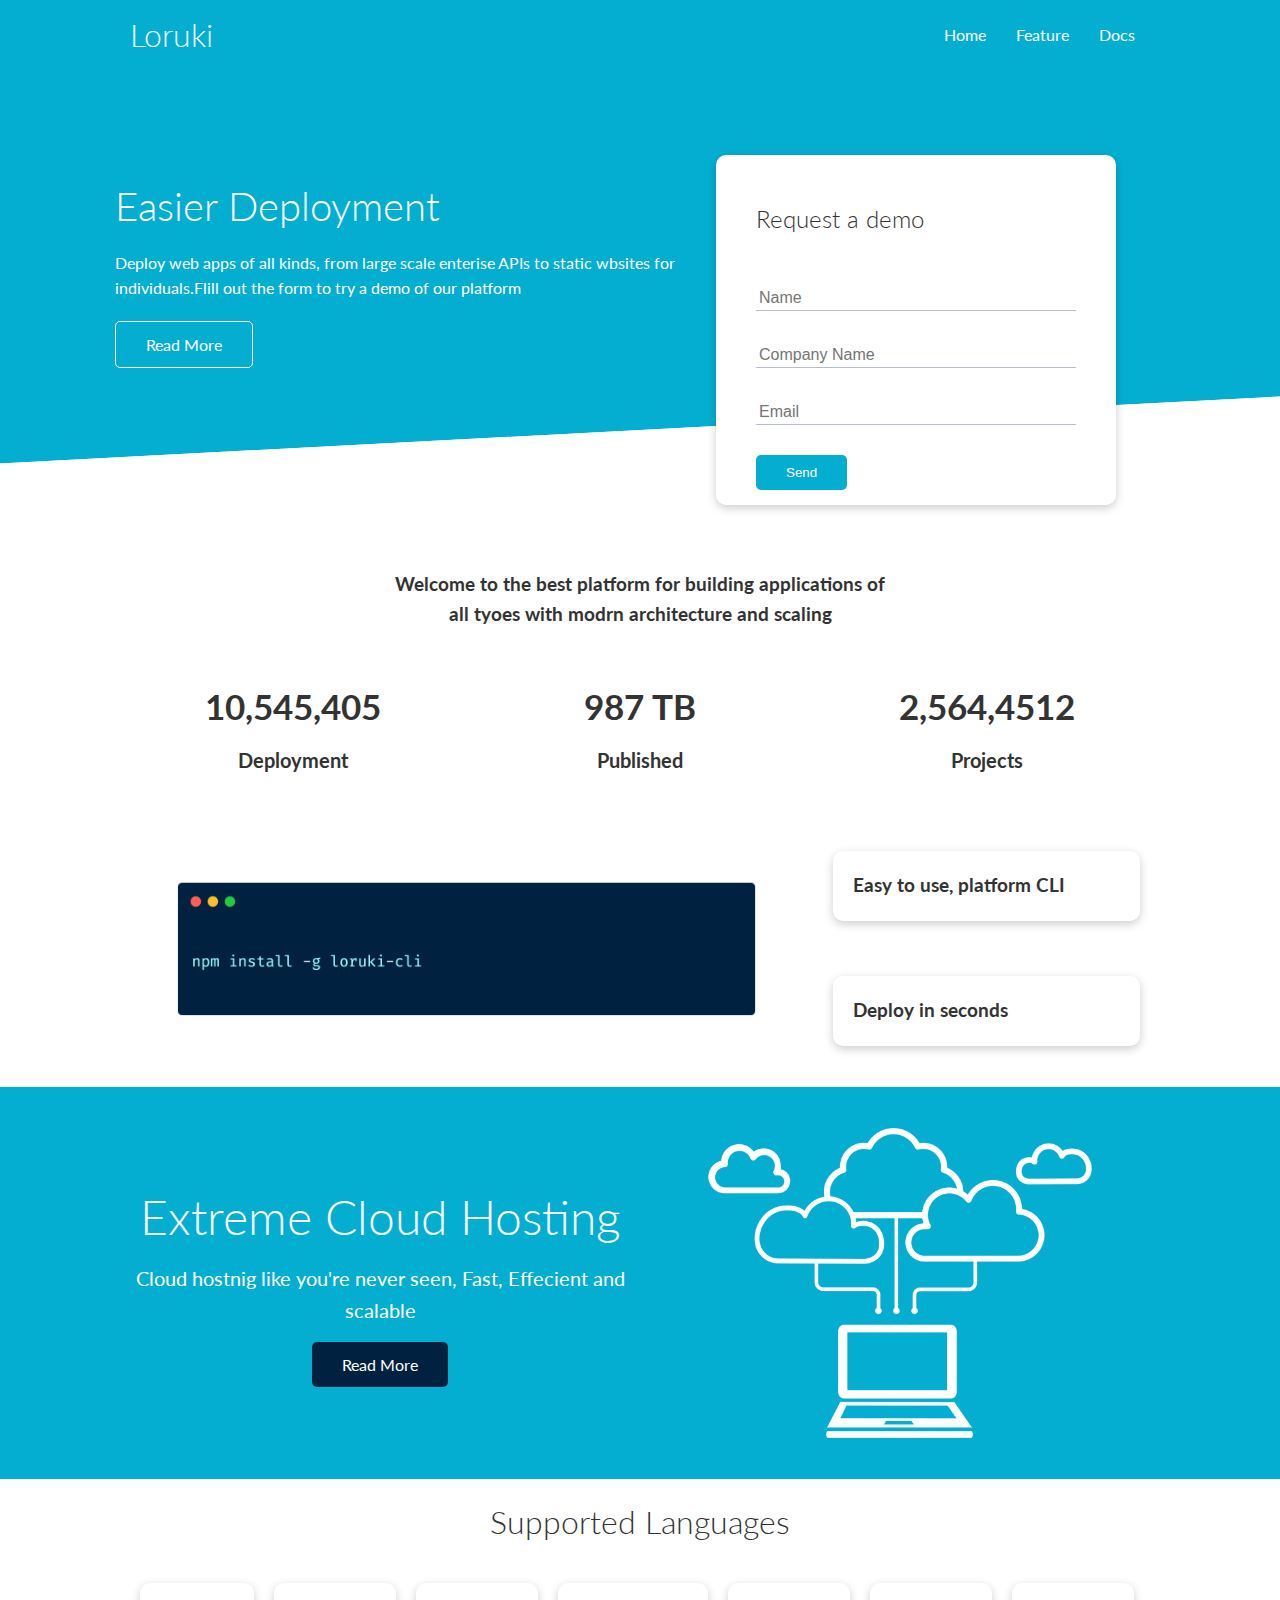
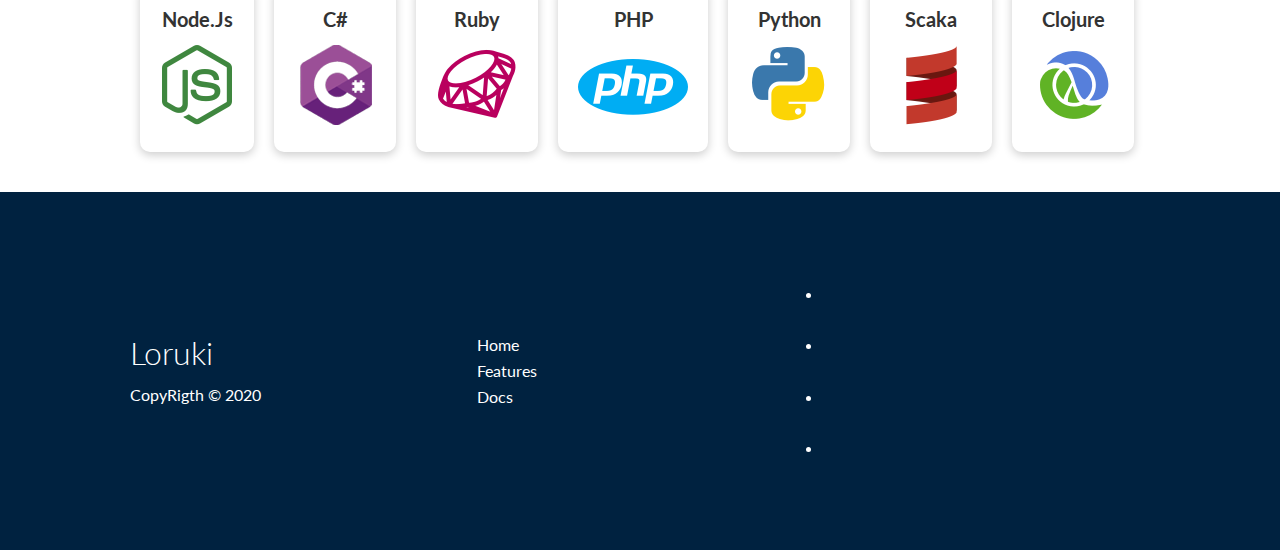
<file: index.html>
<!DOCTYPE html>
<html lang="en">

<head>
    <meta charset="UTF-8">
    <meta name="viewport" content="width=device-width, initial-scale=1.0">
    <link rel="stylesheet" href="https://cdnjs.cloudflare.com/ajax/libs/font-awesome/5.15.1/css/all.min.css" integrity="sha512-+4zCK9k+qNFUR5X+cKL9EIR+ZOhtIloNl9GIKS57V1MyNsYpYcUrUeQc9vNfzsWfV28IaLL3i96P9sdNyeRssA==" crossorigin="anonymous" />
    <link rel="stylesheet" href="css/utilities.css">
    <link href="https://fonts.googleapis.com/css2?family=Lato:wght@300&display=swap" rel="stylesheet">
    <link rel="stylesheet" href="css/style.css">
    <title>Loruki | Cloud Hosting For Everyone</title>
</head>

<body>
    <!-- Navbar -->
    <div class="navbar">
        <div class="container flex">
            <h1 class="logo">Loruki</h1>
            <nav>
                <ul>
                    <li><a href="index.html">Home</a></li>
                    <li><a href="feature.html">Feature</a></li>
                    <li><a href="docs.html">Docs</a></li>
                </ul>
            </nav>
        </div>
    </div>
    <!-- Showcase -->
    <section class="showcase">
        <div class="container grid">
            <div class="showcase-text">
                <h1>Easier Deployment</h1>
                <p>Deploy web apps of all kinds, from large scale enterise APIs to static wbsites for individuals.Flill out the form to try a demo of our platform</p>
                <a href="feature.html" class="btn btn-outline">Read More</a>
            </div>
            <div class="showcase-form card">
                <h2>Request a demo</h2>
                <form name="contact" method="POST" data-netlify="true" netlify-honeypot="bot-field">
                    <input type="hidden" name="form-name" value="contact">
                    <p class="hidden">
                        <label>Don’t fill this out if you're human: <input name="bot-field" /></label>
                    </p>
                    <div class="form-control">
                        <input type="text" name="name" id="" placeholder="Name" required>
                    </div>
                    <div class="form-control">
                        <input type="text" name="Company name" id="" placeholder="Company Name" required>
                    </div>
                    <div class="form-control">
                        <input type="email" name="email" id="" placeholder="Email" required>
                    </div>
                    <input type="submit" value="Send" class="btn btn-primary">
                </form>
            </div>
        </div>
    </section>

    <!-- Stats -->
    <section class="stats">
        <div class="container">
            <h3 class="stats-heading text-center my-1">
                Welcome to the best platform for building applications of all tyoes with modrn architecture and scaling
            </h3>
            <div class="grid grid-3 text-center my-4">
                <div>
                    <i class="fas fa-server fa-3x"></i>
                    <h3>10,545,405</h3>
                    <p class="text-seconday">Deployment</p>
                </div>
                <div>
                    <i class="fas fa-upload fa-3x"></i>
                    <h3>987 TB</h3>
                    <p class="text-seconday">Published</p>
                </div>
                <div>
                    <i class="fas fa-project-diagram fa-3x"></i>
                    <h3>2,564,4512</h3>
                    <p class="text-seconday">Projects</p>
                </div>
            </div>
        </div>
    </section>
    <!-- CLI -->
    <section class="cli">
        <div class="container grid">
            <img src="images/cli.png" alt="Cli images">
            <div class="card">
                <h3>Easy to use, platform CLI</h3>
            </div>
            <div class="card">
                <h3>Deploy in seconds</h3>
            </div>
        </div>
    </section>

    <!-- Cloud -->
    <section class="cloud bg-primary my-2 py-2">
        <div class="container grid">
            <div class="text-center">
                <h2 class="lg">Extreme Cloud Hosting</h2>
                <p class="lead my-1">Cloud hostnig like you're never seen, Fast, Effecient and scalable</p>
                <a href="feature.html" class="btn btn-dark">Read More</a>
            </div>
            <img src="images/cloud.png" alt="">
        </div>
    </section>

    <!-- languages -->
    <section class="languages">
        <h2 class="md text-center my-2">Supported Languages</h2>
        <div class="container flex">
            <div class="card">
                <h4>Node.Js</h4>
                <img src="images/logos/node.png" alt="nodejs logo">
            </div>
            <div class="card">
                <h4>C#</h4>
                <img src="images/logos/csharp.png" alt="csharp logo">
            </div>
            <div class="card">
                <h4>Ruby</h4>
                <img src="images/logos/ruby.png" alt="Ruby logo">
            </div>
            <div class="card">
                <h4>PHP</h4>
                <img src="images/logos/php.png" alt="PHP logo">
            </div>
            <div class="card">
                <h4>Python</h4>
                <img src="images/logos/python.png" alt="python logo">
            </div>
            <div class="card">
                <h4>Scaka</h4>
                <img src="images/logos/scala.png" alt="scala logo">
            </div>
            <div class="card">
                <h4>Clojure</h4>
                <img src="images/logos/clojure.png" alt="clojure logo">
            </div>
        </div>
    </section>
    <!-- Footer -->
    <footer class="footer bg-dark py-5">
        <div class="container grid grid-3">
            <div>
                <h1>Loruki</h1>
                <p>CopyRigth &copy; 2020</p>
            </div>
            <nav>
                <ul>
                    <li><a href="index.html">Home</a></li>
                    <li><a href="feature.html">Features</a></li>
                    <li><a href="docs.html">Docs</a></li>
                </ul>
            </nav>
            <div class="social">
                <a href="#">
                    <li class="fab fa-github fa-2x"></li>
                </a>
                <a href="#">
                    <li class="fab fa-facebook fa-2x"></li>
                </a>
                <a href="#">
                    <li class="fab fa-instagram fa-2x"></li>
                </a>
                <a href="#">
                    <li class="fab fa-linkedin fa-2x"></li>
                </a>
            </div>
        </div>
    </footer>
</body>

</html>
</file>
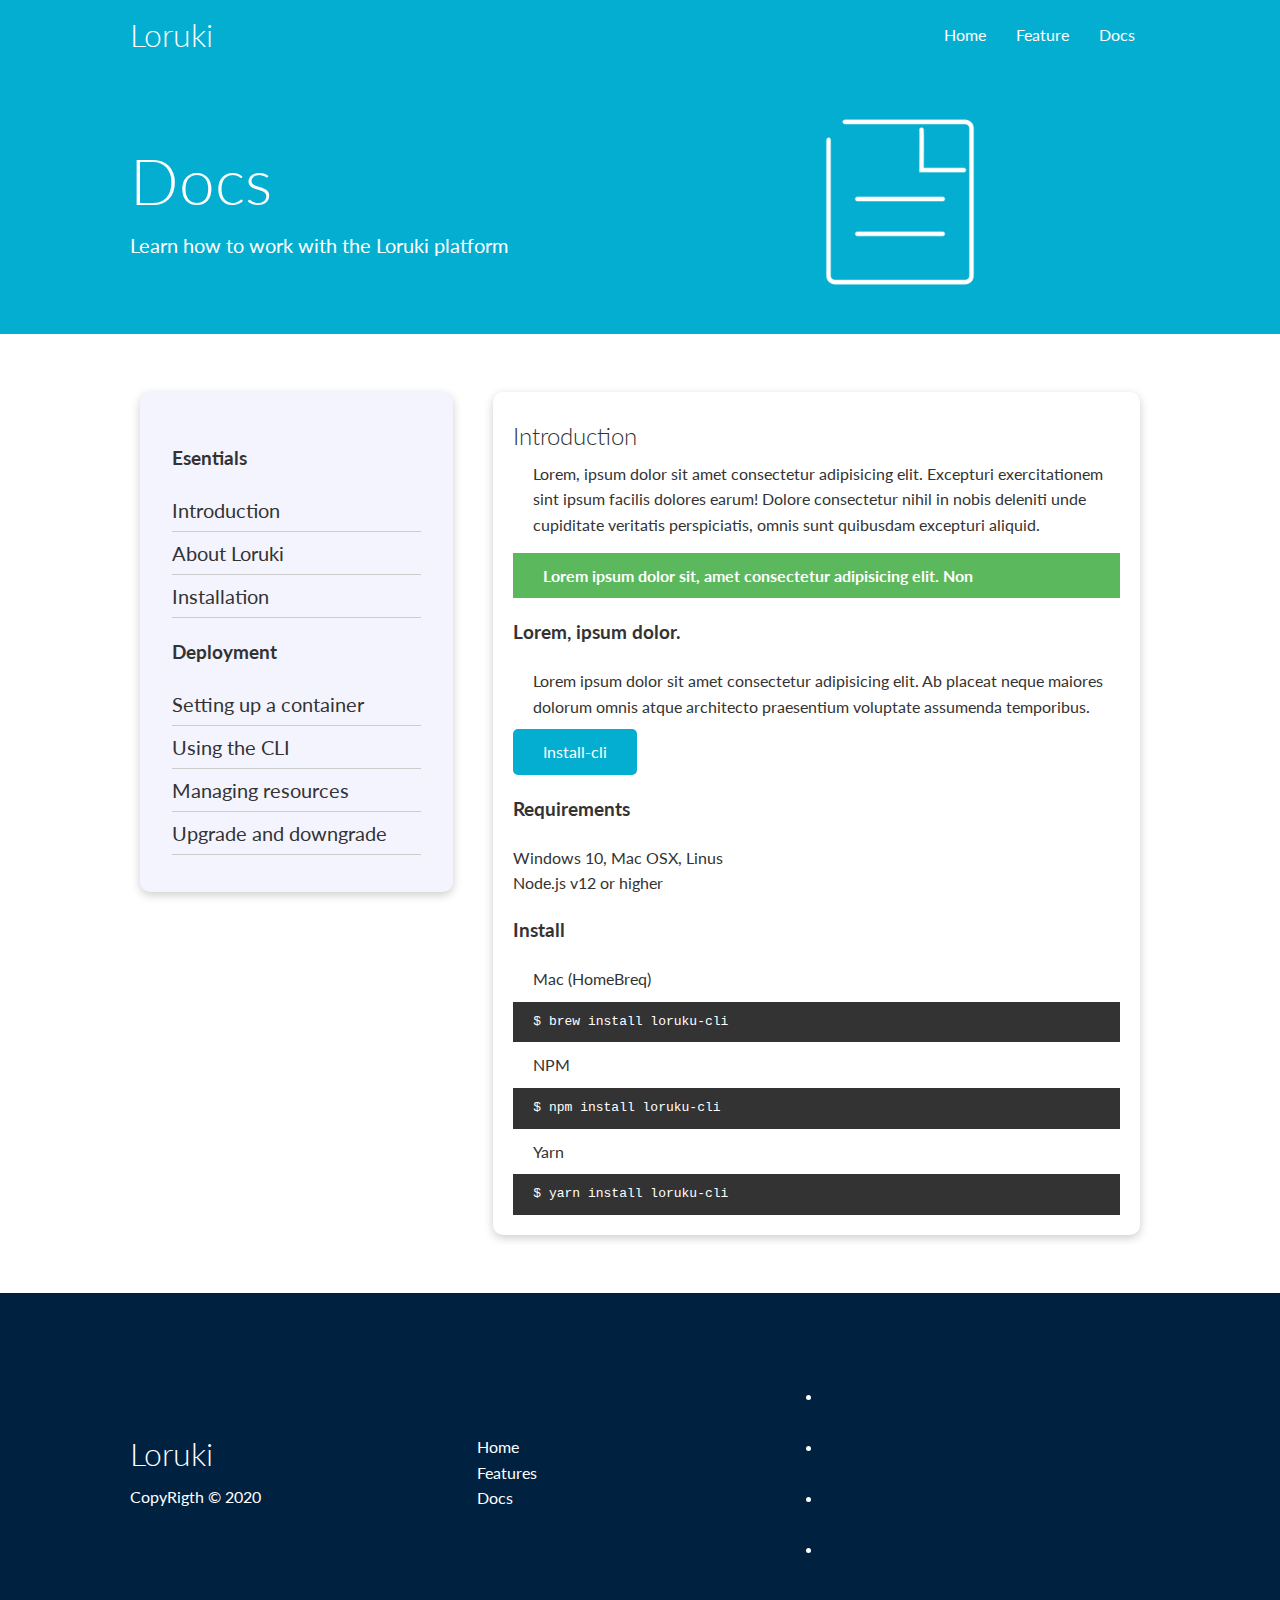
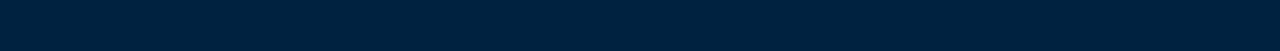
<file: docs.html>
<!DOCTYPE html>
<html lang="en">

<head>
    <meta charset="UTF-8">
    <meta name="viewport" content="width=device-width, initial-scale=1.0">
    <link rel="stylesheet" href="https://cdnjs.cloudflare.com/ajax/libs/font-awesome/5.15.1/css/all.min.css" integrity="sha512-+4zCK9k+qNFUR5X+cKL9EIR+ZOhtIloNl9GIKS57V1MyNsYpYcUrUeQc9vNfzsWfV28IaLL3i96P9sdNyeRssA==" crossorigin="anonymous" />
    <link rel="stylesheet" href="css/utilities.css">
    <link href="https://fonts.googleapis.com/css2?family=Lato:wght@300&display=swap" rel="stylesheet">
    <link rel="stylesheet" href="css/style.css">
    <title>Loruki | Cloud Hosting For Everyone</title>
</head>

<body>
    <!-- Navbar -->
    <div class="navbar">
        <div class="container flex">
            <h1 class="logo">Loruki</h1>
            <nav>
                <ul>
                    <li><a href="index.html">Home</a></li>
                    <li><a href="feature.html">Feature</a></li>
                    <li><a href="docs.html">Docs</a></li>
                </ul>
            </nav>
        </div>
    </div>
    <!-- Docs -->
    <section class="docs-head bg-primary py-3">
        <div class="container grid">
            <div>
                <h1 class="xl">Docs</h1>
                <p class="lead">Learn how to work with the Loruki platform</p>
            </div>
            <img src="images/docs.png" alt="doct photo">
        </div>
    </section>

    <!-- Docs Main -->
    <section class="docs-main my-4">
        <div class="container grid">
            <div class="card bg-light p-3">
                <h3 class="my-2">Esentials</h3>
                <nav>
                    <ul>
                        <li><a href="#">Introduction</a></li>
                        <li><a href="#">About Loruki</a></li>
                        <li><a href="#">Installation</a></li>
                    </ul>
                </nav>
                <h3 class="my-2">Deployment</h3>
                <nav>
                    <ul>
                        <li><a href="#">Setting up a container</a></li>
                        <li><a href="#">Using the CLI</a></li>
                        <li><a href="#">Managing resources</a></li>
                        <li><a href="#">Upgrade and downgrade</a></li>
                    </ul>
                </nav>
            </div>
            <div class="card">
                <h2>Introduction</h2>
                <p>Lorem, ipsum dolor sit amet consectetur adipisicing elit. Excepturi exercitationem sint ipsum facilis dolores earum! Dolore consectetur nihil in nobis deleniti unde cupiditate veritatis perspiciatis, omnis sunt quibusdam excepturi aliquid.</p>
                <div class="alert alert-success">
                    <i class="fas fa-info"></i> Lorem ipsum dolor sit, amet consectetur adipisicing elit. Non
                </div>
                <h3>Lorem, ipsum dolor.</h3>
                <p>Lorem ipsum dolor sit amet consectetur adipisicing elit. Ab placeat neque maiores dolorum omnis atque architecto praesentium voluptate assumenda temporibus.</p>
                <a href="#" class="btn btn-primary">Install-cli</a>

                <h3>Requirements</h3>
                <ul>
                    <li>Windows 10, Mac OSX, Linus</li>
                    <li>Node.js v12 or higher</li>
                </ul>
                <h3>Install</h3>
                <p>Mac (HomeBreq)</p>
                <pre><code>$ brew install loruku-cli</code></pre>
                <p>NPM</p>
                <pre><code>$ npm install loruku-cli</code></pre>
                <p>Yarn</p>
                <pre><code>$ yarn install loruku-cli</code></pre>
            </div>
        </div>
    </section>




    <!-- Footer -->
    <footer class="footer bg-dark py-5">
        <div class="container grid grid-3">
            <div>
                <h1>Loruki</h1>
                <p>CopyRigth &copy; 2020</p>
            </div>
            <nav>
                <ul>
                    <li><a href="index.html">Home</a></li>
                    <li><a href="feature.html">Features</a></li>
                    <li><a href="docs.html">Docs</a></li>
                </ul>
            </nav>
            <div class="social">
                <a href="#">
                    <li class="fab fa-github fa-2x"></li>
                </a>
                <a href="#">
                    <li class="fab fa-facebook fa-2x"></li>
                </a>
                <a href="#">
                    <li class="fab fa-instagram fa-2x"></li>
                </a>
                <a href="#">
                    <li class="fab fa-linkedin fa-2x"></li>
                </a>
            </div>
        </div>
    </footer>
</body>

</html>
</file>
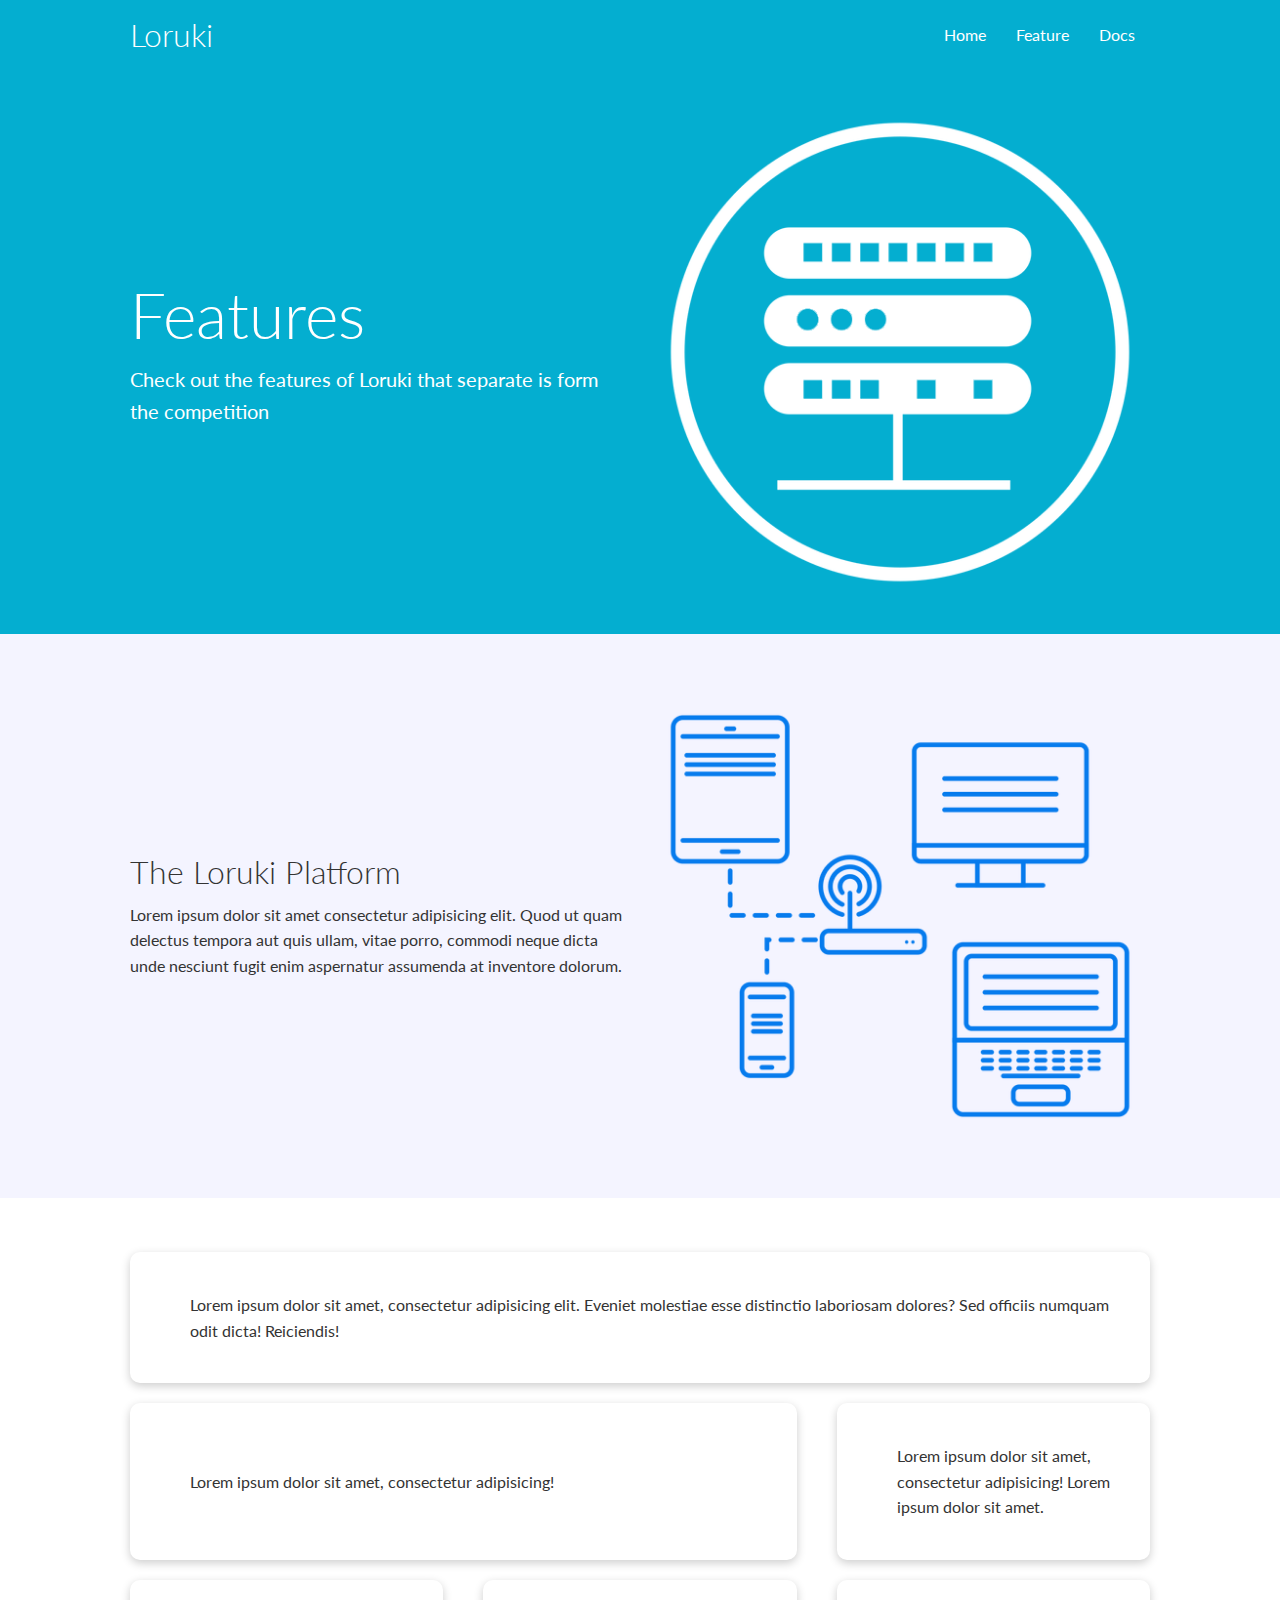
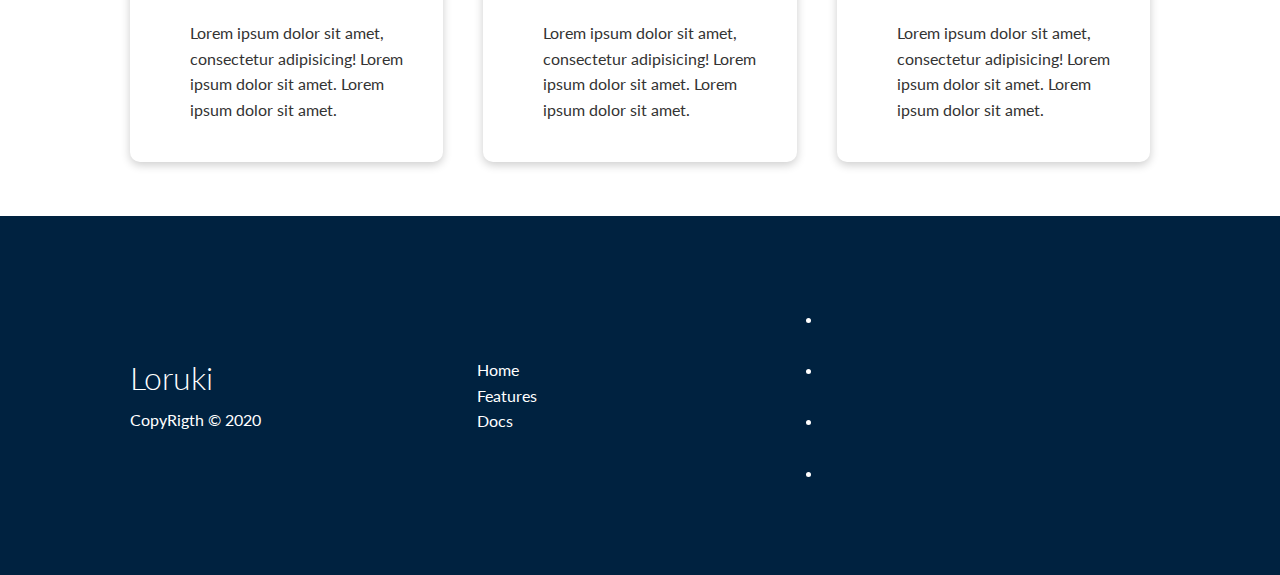
<file: feature.html>
<!DOCTYPE html>
<html lang="en">

<head>
    <meta charset="UTF-8">
    <meta name="viewport" content="width=device-width, initial-scale=1.0">
    <link rel="stylesheet" href="https://cdnjs.cloudflare.com/ajax/libs/font-awesome/5.15.1/css/all.min.css" integrity="sha512-+4zCK9k+qNFUR5X+cKL9EIR+ZOhtIloNl9GIKS57V1MyNsYpYcUrUeQc9vNfzsWfV28IaLL3i96P9sdNyeRssA==" crossorigin="anonymous" />
    <link rel="stylesheet" href="css/utilities.css">
    <link href="https://fonts.googleapis.com/css2?family=Lato:wght@300&display=swap" rel="stylesheet">
    <link rel="stylesheet" href="css/style.css">
    <title>Loruki | Cloud Hosting For Everyone</title>
</head>

<body>
    <!-- Navbar -->
    <div class="navbar">
        <div class="container flex">
            <h1 class="logo">Loruki</h1>
            <nav>
                <ul>
                    <li><a href="index.html">Home</a></li>
                    <li><a href="feature.html">Feature</a></li>
                    <li><a href="docs.html">Docs</a></li>
                </ul>
            </nav>
        </div>
    </div>
    <!-- Head -->
    <section class="features-head bg-primary py-3">
        <div class="container grid">
            <div>
                <h1 class="xl">Features</h1>
                <p class="lead">Check out the features of Loruki that separate is form the competition</p>
            </div>
            <img src="images/server.png" alt="">
        </div>
    </section>

    <!-- Sub head -->
    <section class="features-sub-head bg-light py-3">
        <div class="container grid">
            <div>
                <h1 class="md">The Loruki Platform</h1>
                <p>Lorem ipsum dolor sit amet consectetur adipisicing elit. Quod ut quam delectus tempora aut quis ullam, vitae porro, commodi neque dicta unde nesciunt fugit enim aspernatur assumenda at inventore dolorum.</p>
            </div>
            <img src="images/server2.png" alt="">
        </div>
    </section>

    <!-- Feature main -->
    <section class="freatures-main my-2">
        <div class="container grid grid-3">
            <div class="card flex">
                <i class="fas fa-server fa-3x"></i>
                <p>Lorem ipsum dolor sit amet, consectetur adipisicing elit. Eveniet molestiae esse distinctio laboriosam dolores? Sed officiis numquam odit dicta! Reiciendis!</p>
            </div>
            <div class="card flex">
                <i class="fas fa-database fa-3x"></i>
                <p>Lorem ipsum dolor sit amet, consectetur adipisicing!</p>
            </div>
            <div class="card flex">
                <i class="fas fa-power-off
                 fa-3x"></i>
                <p>Lorem ipsum dolor sit amet, consectetur adipisicing! Lorem ipsum dolor sit amet.</p>
            </div>
            <div class="card flex">
                <i class="fas fa-laptop-code
                 fa-3x"></i>
                <p>Lorem ipsum dolor sit amet, consectetur adipisicing! Lorem ipsum dolor sit amet. Lorem ipsum dolor sit amet.</p>
            </div>
            <div class="card flex">
                <i class="fas fa-notes-medical
                 fa-3x"></i>
                <p>Lorem ipsum dolor sit amet, consectetur adipisicing! Lorem ipsum dolor sit amet. Lorem ipsum dolor sit amet.</p>
            </div>
            <div class="card flex">
                <i class="fas fa-link
                 fa-3x"></i>
                <p>Lorem ipsum dolor sit amet, consectetur adipisicing! Lorem ipsum dolor sit amet. Lorem ipsum dolor sit amet.</p>
            </div>
        </div>
    </section>

    <!-- Footer -->
    <footer class="footer bg-dark py-5">
        <div class="container grid grid-3">
            <div>
                <h1>Loruki</h1>
                <p>CopyRigth &copy; 2020</p>
            </div>
            <nav>
                <ul>
                    <li><a href="index.html">Home</a></li>
                    <li><a href="feature.html">Features</a></li>
                    <li><a href="docs.html">Docs</a></li>
                </ul>
            </nav>
            <div class="social">
                <a href="#">
                    <li class="fab fa-github fa-2x"></li>
                </a>
                <a href="#">
                    <li class="fab fa-facebook fa-2x"></li>
                </a>
                <a href="#">
                    <li class="fab fa-instagram fa-2x"></li>
                </a>
                <a href="#">
                    <li class="fab fa-linkedin fa-2x"></li>
                </a>
            </div>
        </div>
    </footer>
</body>

</html>
</file>
<file: css/utilities.css>
/* === utlities === */

.container {
    max-width: 1100px;
    margin: 0 auto;
    overflow: auto;
    padding: 0 40px;
}

.card {
    background-color: #fff;
    color: #333;
    border-radius: 10px;
    box-shadow: 0 3px 10px rgba(0, 0, 0, .2);
    padding: 20px;
    margin: 10px;
}

.card p {
    padding-left: 20px;
}

.btn {
    display: inline-block;
    padding: 10px 30px;
    cursor: pointer;
    background: var(--primary-color);
    color: #fff;
    border: none;
    border-radius: 5px;
    transition: 0.3s;
}

.btn-outline {
    background-color: transparent;
    border: 1px solid #ffffff;
}

.btn:hover {
    transform: translate(5px);
}


/* background and colored buttons */

.btn-primary,
.bg-primary {
    background-color: var(--primary-color);
    color: #ffffff;
}

.btn-secondry,
.bg-secondry {
    background-color: var(--secondry-color);
    color: #ffffff;
}

.btn-dark,
.bg-dark {
    background-color: var(--dark-color);
    color: #ffffff;
}

.btn-light,
.bg-light {
    background-color: var(--light-color);
    color: #333;
}

.btn-primary a,
.bg-primary a,
.btn-secondry a,
.bg-secondry a,
.btn-dark a,
.bg-dark a {
    color: #fff;
}


/* text sizes */

.lead {
    font-size: 20px;
}

.sm {
    font-size: 1rem;
}

.md {
    font-size: 2rem;
}

.lg {
    font-size: 3rem;
}

.xl {
    font-size: 4rem;
}

.text-center {
    text-align: center;
}

.flex {
    display: flex;
    justify-items: center;
    align-items: center;
    height: 100%;
}

.grid {
    display: grid;
    grid-template-columns: repeat(2, 1fr);
    gap: 20px;
    justify-content: center;
    align-items: center;
    height: 100%;
}

.grid-3 {
    grid-template-columns: repeat(3, 1fr);
}


/* alart */

.alert {
    background-color: var(--light-color);
    padding: 10px 20px;
    font-weight: bold;
    margin: 15px 0;
}

.alert i {
    margin-right: 10px;
}

.alert-success {
    background-color: var(--success-color);
    color: #fff;
}

.alert-error {
    background-color: var(--errer-color);
    color: #fff;
}


/* Margin */

.my-1 {
    margin: 1rem 0;
}

.my-2 {
    margin: 1.5rem 0;
}

.my-3 {
    margin: 2rem;
}

.my-4 {
    margin: 3rem 0;
}

.my-5 {
    margin: 4rem 0;
}

.m-1 {
    margin: 1rem;
}

.m-2 {
    margin: 1.5rem;
}

.m-3 {
    margin: 2rem;
}

.m-4 {
    margin: 3rem;
}

.m-5 {
    margin: 4rem;
}


/* padding */

.py-1 {
    padding: 1rem 0;
}

.py-2 {
    padding: 1.5rem 0;
}

.py-3 {
    padding: 2rem;
}

.py-4 {
    padding: 3rem 0;
}

.py-5 {
    padding: 4rem 0;
}

.p-1 {
    padding: 1rem;
}

.p-2 {
    padding: 1.5rem;
}

.p-3 {
    padding: 2rem;
}

.p-4 {
    padding: 3rem;
}

.p-5 {
    padding: 4rem;
}
</file>
<file: css/style.css>
:root {
    --primary-color: #04aed0;
    --secondry-color: #04a1c0;
    --dark-color: #002240;
    --light-color: #f4f4ff;
    --success-color: #5cb85c;
    --error-color: #d9534f;
}

* {
    box-sizing: border-box;
    margin: 0;
    padding: 0;
}

body {
    font-family: 'lato', sans-serif;
    color: #333333;
    line-height: 1.6;
}

ul {
    list-style-type: none;
}

a {
    text-decoration: none;
    color: #333333;
}

h1,
h2 {
    font-weight: 300;
    line-height: 1.2;
    margin: 10px 0;
}

p {
    margin: 10px 0;
}

img {
    width: 100%;
}

code,
pre {
    background: #333;
    color: #fff;
    padding: 10px;
}

.hidden {
    visibility: hidden;
    height: 0;
}


/* === navbar style === */

.navbar {
    background-color: var(--primary-color);
    color: #ffffff;
    height: 70px;
}

.navbar .flex {
    justify-content: space-between;
}

.navbar ul {
    display: flex;
}

.navbar ul a {
    padding: 10px;
    margin: 0 5px;
    color: #fff;
    transition: .3s;
}

.navbar ul a:hover {
    border-bottom: 2px solid #fff;
}


/* === Showcase style === */

.showcase {
    height: 400px;
    background-color: var(--primary-color);
    color: #fff;
    position: relative;
}

.showcase h1 {
    font-size: 40px;
}

.showcase p {
    margin: 20px 0;
}

.showcase .grid {
    overflow: visible;
    grid-template-columns: 55% 45%;
    gap: 30px;
}

body {
    overflow-x: hidden;
}

.showcase-form {
    position: relative;
    top: 60px;
    height: 350px;
    max-width: 400px;
    padding: 40px;
    z-index: 100;
    animation: slideInFromRight 1s ease-in;
}

.showcase-text {
    animation: slideInFromLeft 1s ease-in;
}

.showcase .form-control {
    margin: 30px 0;
}

.showcase input[type="text"],
.showcase input[type="email"] {
    border: 0;
    border-bottom: 1px solid #b4becb;
    width: 100%;
    padding: 3px;
    font-size: 16px;
}

.showcase-form input:focus {
    outline: none;
}

.showcase::before,
.showcase::after {
    content: '';
    position: absolute;
    height: 100px;
    background: #fff;
    left: 0;
    bottom: -60px;
    right: 0;
    transform: skewY(-3deg);
    --webkit-transform: skewY(-3deg);
    --moz-transform: skewY(-3deg);
    --ms-transform: skewY(-3deg);
}


/* ===stats=== */

.stats {
    padding-top: 100px;
    animation: slideInFromBottom 1s ease-in;
}

.stats-heading {
    max-width: 500px;
    margin: auto;
}

.stats .grid h3 {
    font-size: 35px;
}

.stats .grid p {
    font-size: 20px;
    font-weight: bold;
}


/* cli */

.cli .grid {
    grid-template-columns: repeat(3, 1fr);
    grid-template-rows: repeat(2, 1fr);
}

.cli .grid>*:first-child {
    grid-column: 1 / span 2;
    grid-row: 1 / span 2;
}


/* Cloud */

.cloud .grid {
    grid-template-columns: repeat(4fr, 1fr);
}


/* languages */

.languages .flex {
    flex-wrap: wrap;
}

.languages .card {
    text-align: center;
    margin: 18px 10px 40px;
    transition: 0.3s;
}

.languages .card:hover {
    transform: translateY(-15px);
    color: var(--primary-color)
}

.languages .card h4 {
    font-size: 20px;
    margin-bottom: 10px;
}


/* Feature section */

.freatures-head img,
.docs-head img {
    width: 200px;
    justify-self: center;
}

.freatures-sub-head img {
    width: 300px;
    justify-self: flex-end;
}


/* feature main */

.freatures-main .card>i {
    margin-right: 20px;
}

.freatures-main .grid {
    padding: 30px;
}

.freatures-main .grid>*:first-child {
    grid-column: 1 / span 3;
}

.freatures-main .grid>*:nth-child(2) {
    grid-column: 1 / span 2;
}

.freatures-main .grid>*:nth-child(2) {
    justify-content: start;
}


/* dosc */

.docs-main h3 {
    margin: 20px 0;
}

.docs-main .grid {
    grid-template-columns: 1fr 2fr;
    align-items: flex-start;
}

.docs-main nav li {
    font-size: 20px;
    padding-bottom: 5px;
    margin-bottom: 5px;
    border-bottom: 1px solid #ccc;
}

.docs-main nav a:hover {
    color: var(--primary-color);
    font-weight: bold;
}


/* Footer */

.footer .social a {
    margin: 0 10px;
}

.footer .social a li {
    transition: .3s;
}

.footer .social a li:hover {
    transform: translateY(-5px);
    color: var(--primary-color)
}


/* Animation */

@keyframes slideInFromLeft {
    0% {
        transform: translateX(-100%);
    }
    100% {
        transform: translateX(0);
    }
}

@keyframes slideInFromRight {
    0% {
        transform: translateX(70%);
    }
    100% {
        transform: translateX(0);
    }
}

@keyframes slideInFromTop {
    0% {
        transform: translateY(-100%);
    }
    100% {
        transform: translateX(0);
    }
}

@keyframes slideInFromBottom {
    0% {
        transform: translateY(100%);
    }
    100% {
        transform: translateX(0);
    }
}


/* ===responsive css ===*/


/* Tablets and under */

@media (max-width:768px) {
    .grid,
    .showcase .grid,
    .stats .grid,
    .cli .grid,
    .cloud .grid,
    .freature-main .grid,
    .docs-main .grid {
        grid-template-columns: 1fr;
        grid-template-rows: 1fr;
    }
    .showcase {
        height: auto;
    }
    .showcase-text {
        text-align: center;
        margin-top: 40px;
        animation: slideInFromTop 1s ease-in;
    }
    .showcase-form {
        justify-self: center;
        margin: auto;
        animation: slideInFromBottom 1s ease-in;
    }
    .cli .grid>*:first-child {
        grid-column: 1;
        grid-row: 1;
    }
    .freatures-head,
    .freatures-sub-head,
    .docs-head {
        text-align: center;
    }
    .freatures-head img,
    .freatures-sub-head img,
    .docs-head img {
        justify-self: center;
    }
    .freatures-main .grid>*:first-child,
    .freatures-main .grid>*:nth-child(2) {
        grid-column: 1;
    }
}


/* Mobile */

@media (max-width:500px) {
    .navbar {
        height: 110px;
    }
    .navbar .flex {
        flex-direction: column;
    }
    .navbar ul {
        padding: 10px;
        background: rgba(0, 0, 0, 0.1);
    }
}


/* ===responsive css end ===*/
</file>
